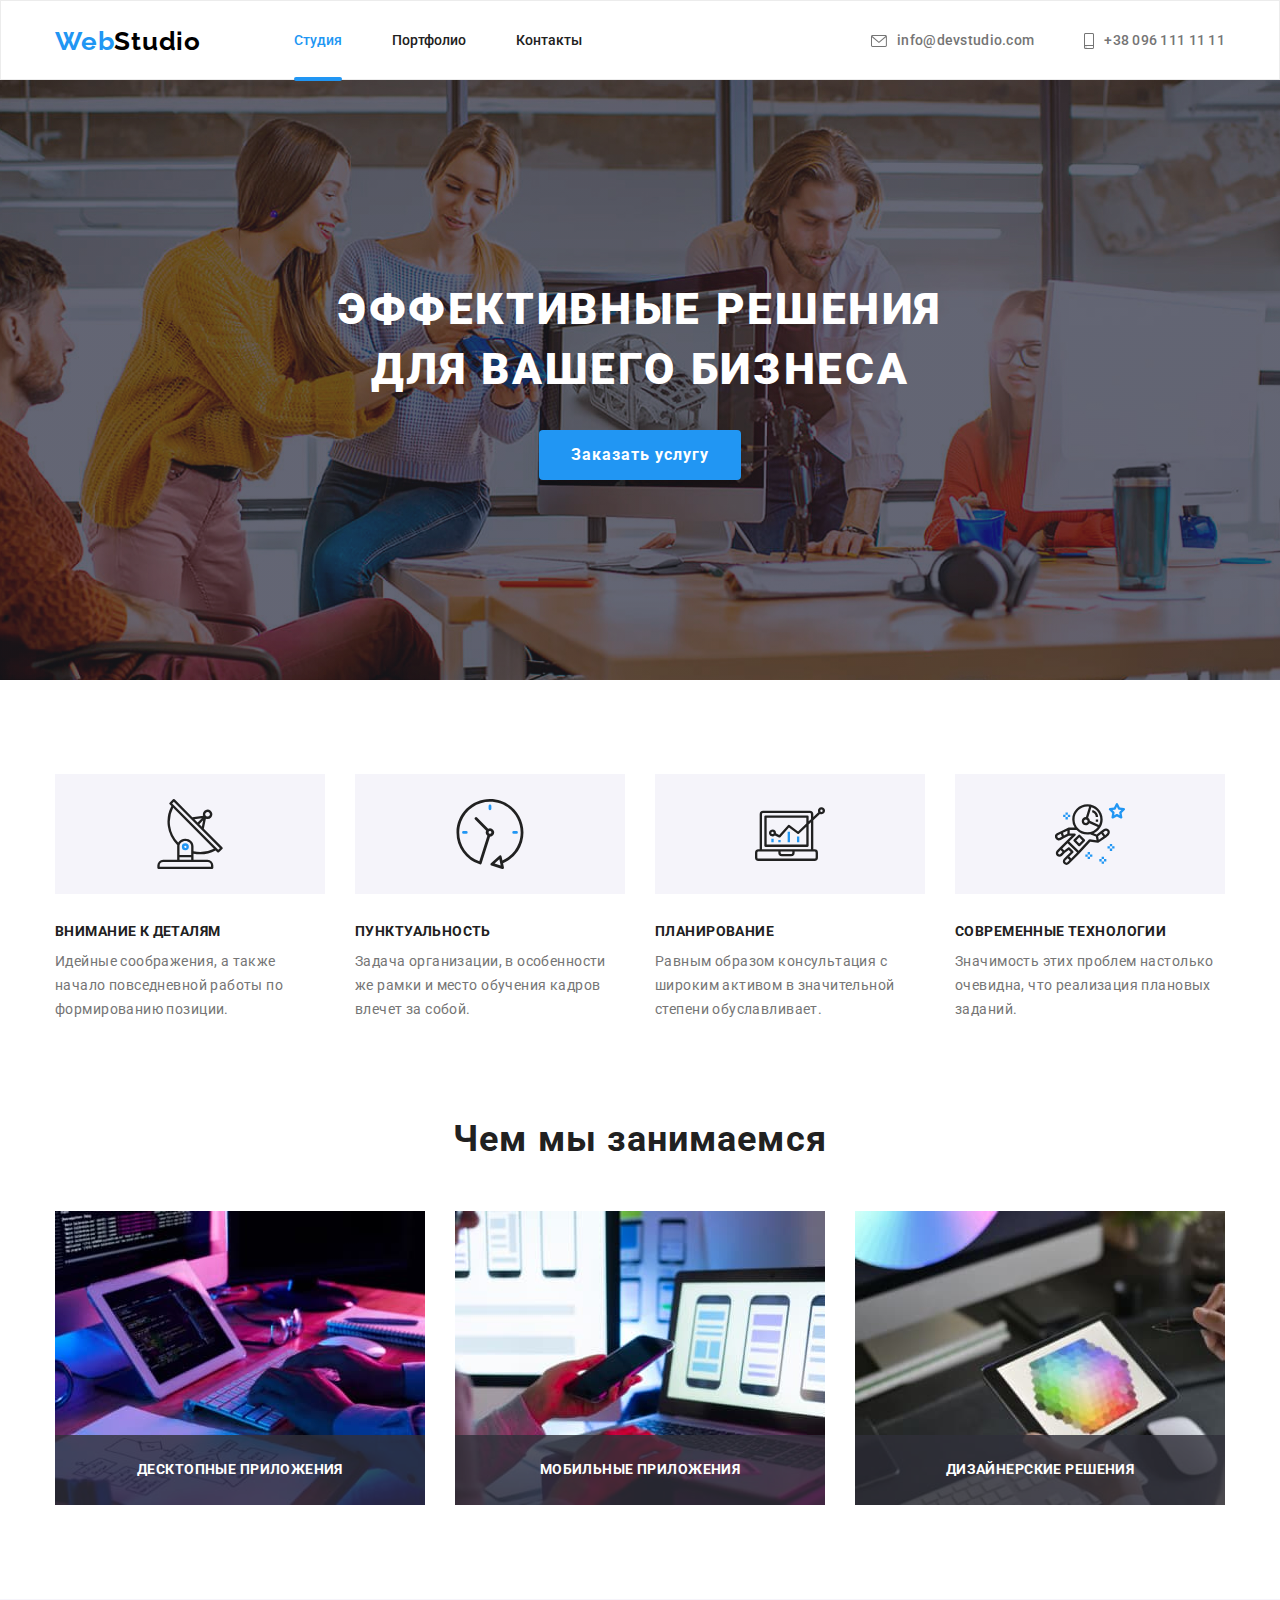
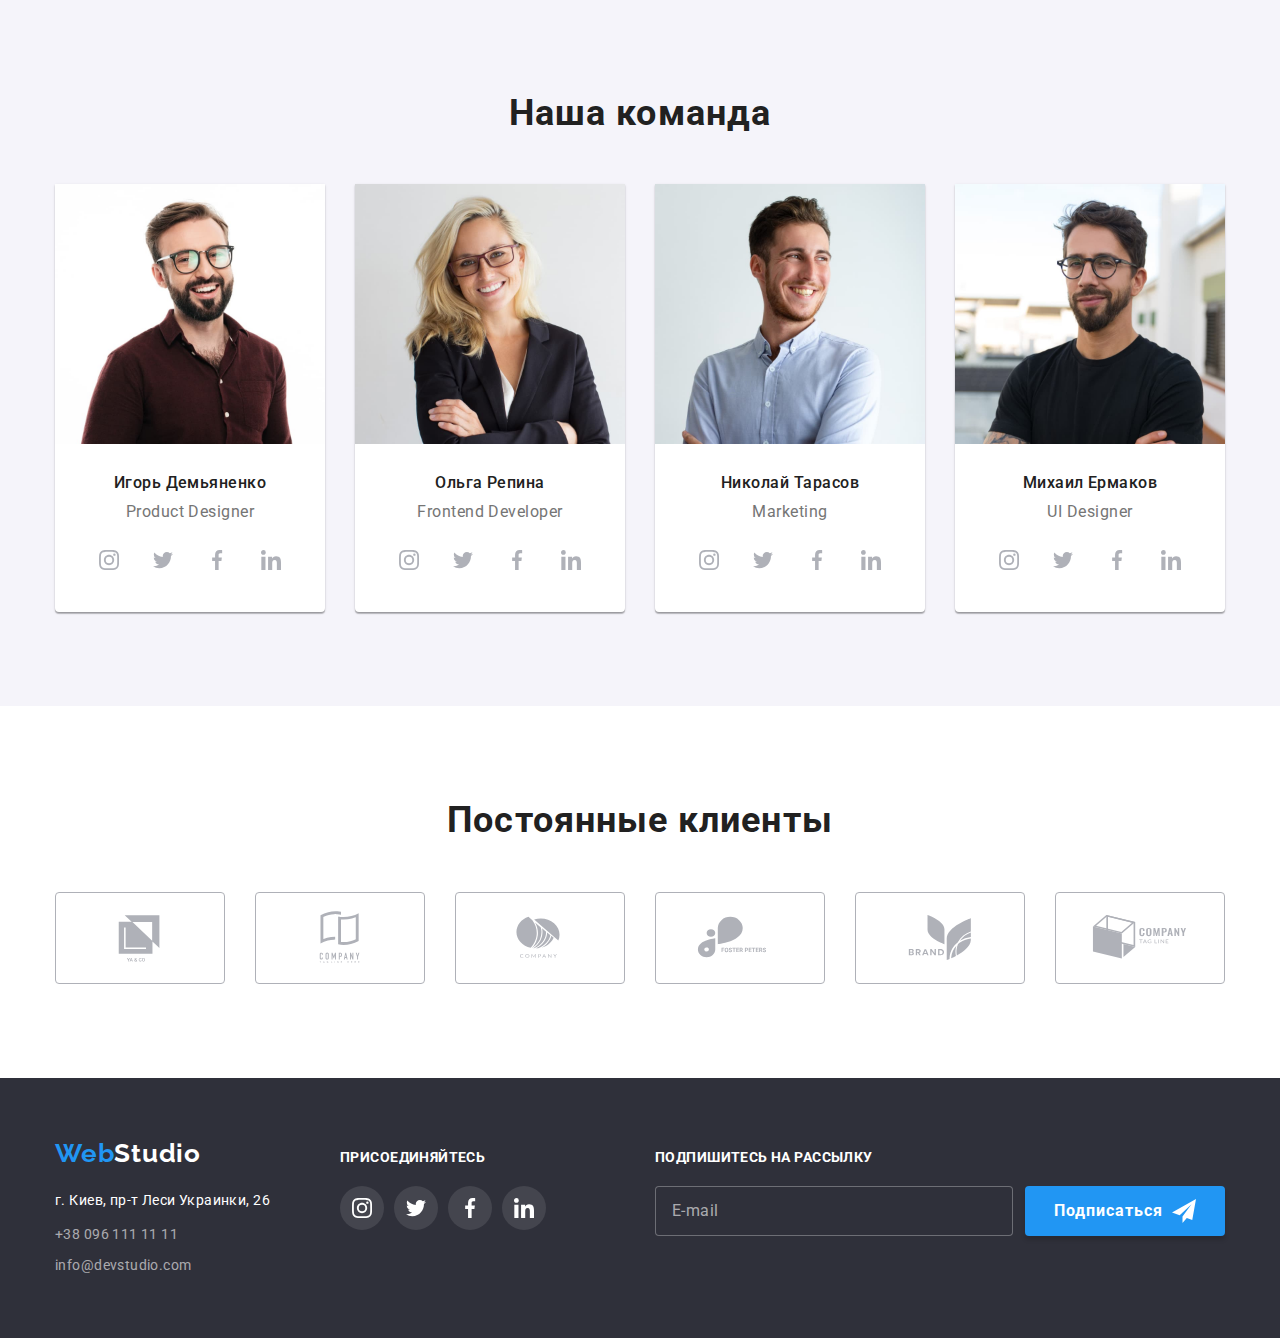
<file: index.html>
<!DOCTYPE html>
<html lang="ru">
<head>
    <meta charset="UTF-8">
    <meta http-equiv="X-UA-Compatible" content="IE=edge">
    <meta name="viewport" content="width=device-width, initial-scale=1.0">
    <link rel="preconnect" href="https://fonts.googleapis.com">
    <link rel="preconnect" href="https://fonts.gstatic.com" crossorigin>
    <link href="https://fonts.googleapis.com/css2?family=Raleway:wght@700&family=Roboto:wght@400;500;700;900&display=swap"
        rel="stylesheet">
    <link rel="stylesheet" href="./css/modern-normalize.css" />
    <link rel="stylesheet" href="./css/styles.css" />
    <title>Студия</title>
</head>
<body class="background">
    <header class="header">
        <div class="container header-container">
            <nav class="nav-container">
            <a href="./index.html" class="studio-name">Web<span class="second-logo-color-header">Studio</span></a>
            <ul class="header-links-container">
                <li class="header-links"><a class="link current" href="./index.html">Студия</a></li>
                <li class="header-links"><a class="link" href="./portfolio.html">Портфолио</a></li>
                <li class="header-links"><a class="link" href="">Контакты</a></li>
            </ul>
            </nav>
            <ul class="header-contacts-container">
                <li class="header-contacts-link"><a class="header-contacts" href="mailto:info@devstudio.com">
                    <svg class="header-contacts-icon" width="16" height="12">
                        <use href="./images/icons.svg#icon-mail"></use>
                    </svg>
                    info@devstudio.com</a></li>
                <li class="header-contacts-link"><a class="header-contacts" href="tel:+380961111111">
                    <svg class="header-contacts-icon" width="10" height="16">
                        <use href="./images/icons.svg#icon-smartphone"></use>
                    </svg>
                    +38 096 111 11 11</a></li>
            </ul>
        </div>
    </header>
    <main>
        <section class="hero-section">
            <div class="container">
                <h1 class="first-heading">Эффективные решения для вашего бизнеса</h1>
                <button class="main-btn" type="button" data-modal-open>Заказать услугу</button>
            </div>
        </section>
        <section class="section">
            <div class="container">
                <h2 class="hidding-text">Особенности</h2>
                <ul class="peculiarities-list">
                    <li class="peculiarities-container">
                        <div class="peculiarities-icon-container">
                            <svg class="peculiarities-icon" width="70" height="70">
                                <use href="./images/icons.svg#icon-antenna"></use>
                            </svg>
                        </div>
                        <h3 class="peculiarities-heading">Внимание к деталям</h3>
                        <p class="peculiarities-text">Идейные соображения, а также начало повседневной работы по формированию позиции.</p>
                    </li>
                    <li class="peculiarities-container">
                        <div class="peculiarities-icon-container">
                            <svg class="peculiarities-icon" width="70" height="70">
                                <use href="./images/icons.svg#icon-clock"></use>
                            </svg>
                        </div>
                        <h3 class="peculiarities-heading">Пунктуальность</h3>
                        <p class="peculiarities-text">Задача организации, в особенности же рамки и место обучения кадров влечет за собой.</p>
                    </li>
                    <li class="peculiarities-container">
                        <div class="peculiarities-icon-container">
                            <svg class="peculiarities-icon" width="70" height="70">
                                <use href="./images/icons.svg#icon-diagram"></use>
                            </svg>
                        </div>
                        <h3 class="peculiarities-heading">Планирование</h3>
                        <p class="peculiarities-text">Равным образом консультация с широким активом в значительной степени обуславливает.</p>
                    </li>
                    <li class="peculiarities-container">
                        <div class="peculiarities-icon-container">
                            <svg class="peculiarities-icon" width="70" height="70">
                                <use href="./images/icons.svg#icon-astronaut"></use>
                            </svg>
                        </div>
                        <h3 class="peculiarities-heading">Современные технологии</h3>
                        <p class="peculiarities-text">Значимость этих проблем настолько очевидна, что реализация плановых заданий.</p>
                    </li>
                </ul>
            </div>
        </section>
        <section class="section">
            <div class="container">
                <h2 class="our-worcks-main-heading">Чем мы занимаемся</h2>
                <ul class="our-worcks-list">
                    <li class="our-worcks-container"><img src="./images/box1_img.jpg" alt="человек набирает текст на клавиатуре сидя перед планшетом" width="370">
                    <div class="our-worcks-bg">
                    <h3 class="our-worcks-heading">Десктопные приложения</h3>
                    </div>
                    </li>
                    <li class="our-worcks-container"><img src="./images/box2_img.jpg" alt="человек сидит перед ноутбуком и смотрит в телефон" width="370">
                    <div class="our-worcks-bg">
                    <h3 class="our-worcks-heading">Мобильные приложения</h3>
                    </div>
                    </li>
                    <li class="our-worcks-container"><img src="./images/box3_img.jpg" alt="человек выбирает стилусом грандиент цветов на планшете" width="370">
                    <div class="our-worcks-bg">
                    <h3 class="our-worcks-heading">Дизайнерские решения</h3>
                    </div>
                    </li>
                </ul>
            </div>
        </section>
        <section class="team-section section">
            <div class="container">
                <h2 class="our-team-heading">Наша команда</h2>
                <ul class="our-team-list">
                    <li class="team-member-cart">
                        <img src="./images/demyanenko.jpg" alt="фото сотрудника Игоря Демьяненка" width="270">
                        <div class="team-member-text">
                            <h3 class="team-member-name">Игорь Демьяненко</h3>
                            <p lang="en" class="position">Product Designer</p>
                            <ul class="team-social-list">
                                <li class="team-social-item">
                                    <a href="" class="team-social-link">
                                        <svg class="team-social-icon" width="20" height="20">
                                        <use href="./images/icons.svg#icon-instagram"></use>
                                        </svg>
                                    </a>
                                </li>
                                <li class="team-social-item">
                                    <a href="" class="team-social-link">
                                        <svg class="team-social-icon" width="20" height="20">
                                        <use href="./images/icons.svg#icon-twitter"></use>
                                        </svg>
                                    </a>
                                </li>
                                <li class="team-social-item">
                                    <a href="" class="team-social-link">
                                        <svg class="team-social-icon" width="20" height="20">
                                        <use href="./images/icons.svg#icon-facebook"></use>
                                        </svg>
                                    </a>
                                </li>
                                <li class="team-social-item">
                                    <a href="" class="team-social-link">
                                        <svg class="team-social-icon" width="20" height="20">
                                        <use href="./images/icons.svg#icon-linkedin"></use>
                                        </svg>
                                    </a>
                                </li>
                            </ul>
                        </div>
                    </li>
                    <li class="team-member-cart">
                        <img src="./images/repina.jpg" alt="фото сотрудницы Ольги Репины" width="270">
                        <div class="team-member-text">
                            <h3 class="team-member-name">Ольга Репина</h3>
                            <p lang="en" class="position">Frontend Developer</p>
                            <ul class="team-social-list">
                                <li class="team-social-item">
                                    <a href="" class="team-social-link">
                                        <svg class="team-social-icon" width="20" height="20">
                                        <use href="./images/icons.svg#icon-instagram"></use>
                                        </svg>
                                    </a>
                                </li>
                                <li class="team-social-item">
                                    <a href="" class="team-social-link">
                                        <svg class="team-social-icon" width="20" height="20">
                                        <use href="./images/icons.svg#icon-twitter"></use>
                                        </svg>
                                    </a>
                                </li>
                                <li class="team-social-item">
                                    <a href="" class="team-social-link">
                                        <svg class="team-social-icon" width="20" height="20">
                                        <use href="./images/icons.svg#icon-facebook"></use>
                                        </svg>
                                    </a>
                                </li>
                                <li class="team-social-item">
                                    <a href="" class="team-social-link">
                                        <svg class="team-social-icon" width="20" height="20">
                                        <use href="./images/icons.svg#icon-linkedin"></use>
                                        </svg>
                                    </a>
                                </li>
                            </ul>
                        </div>
                    </li>
                    <li class="team-member-cart">
                        <img src="./images/tarasov.jpg" alt="фото сотрудника Николая Тарасова" width="270">
                        <div class="team-member-text">
                            <h3 class="team-member-name">Николай Тарасов</h3>
                            <p lang="en" class="position">Marketing</p>
                            <ul class="team-social-list">
                                <li class="team-social-item">
                                    <a href="" class="team-social-link">
                                        <svg class="team-social-icon" width="20" height="20">
                                        <use href="./images/icons.svg#icon-instagram"></use>
                                        </svg>
                                    </a>
                                </li>
                                <li class="team-social-item">
                                    <a href="" class="team-social-link">
                                        <svg class="team-social-icon" width="20" height="20">
                                        <use href="./images/icons.svg#icon-twitter"></use>
                                        </svg>
                                    </a>
                                </li>
                                <li class="team-social-item">
                                    <a href="" class="team-social-link">
                                        <svg class="team-social-icon" width="20" height="20">
                                        <use href="./images/icons.svg#icon-facebook"></use>
                                        </svg>
                                    </a>
                                </li>
                                <li class="team-social-item">
                                    <a href="" class="team-social-link">
                                        <svg class="team-social-icon" width="20" height="20">
                                        <use href="./images/icons.svg#icon-linkedin"></use>
                                        </svg>
                                    </a>
                                </li>
                            </ul>
                        </div>
                    </li>
                    <li class="team-member-cart">
                        <img src="./images/yermakov.jpg" alt="фото сотрудника Михаила Ермакова" width="270">
                        <div class="team-member-text">
                            <h3 class="team-member-name">Михаил Ермаков</h3>
                            <p lang="en" class="position">UI Designer</p>
                            <ul class="team-social-list">
                                <li class="team-social-item">
                                    <a href="" class="team-social-link">
                                        <svg class="team-social-icon" width="20" height="20">
                                        <use href="./images/icons.svg#icon-instagram"></use>
                                        </svg>
                                    </a>
                                </li>
                                <li class="team-social-item">
                                    <a href="" class="team-social-link">
                                        <svg class="team-social-icon" width="20" height="20">
                                        <use href="./images/icons.svg#icon-twitter"></use>
                                        </svg>
                                    </a>
                                </li>
                                <li class="team-social-item">
                                    <a href="" class="team-social-link">
                                        <svg class="team-social-icon" width="20" height="20">
                                        <use href="./images/icons.svg#icon-facebook"></use>
                                        </svg>
                                    </a>
                                </li>
                                <li class="team-social-item">
                                    <a href="" class="team-social-link">
                                        <svg class="team-social-icon" width="20" height="20">
                                        <use href="./images/icons.svg#icon-linkedin"></use>
                                        </svg>
                                    </a>
                                </li>
                            </ul>
                        </div>
                    </li>
                </ul>
            </div>
        </section>
        <section class="section">
            <div class="container">
                <h2 class="clients-heading">Постоянные клиенты</h2>
                <ul class="clients-list">
                    <li class="clients-item">
                        <a href="" class="clients-link">
                            <svg class="clients-icon" width="106" height="60">
                                <use href="./images/icons.svg#icon-client-logo-1"></use>

                            </svg>
                        </a>
                    </li>
                    <li class="clients-item">
                        <a href="" class="clients-link">
                            <svg class="clients-icon" width="106" height="60">
                                <use href="./images/icons.svg#icon-client-logo-2"></use>

                            </svg>
                        </a>
                    </li>
                    <li class="clients-item">
                        <a href="" class="clients-link">
                            <svg class="clients-icon" width="106" height="60">
                                <use href="./images/icons.svg#icon-client-logo-3"></use>

                            </svg>
                        </a>
                    </li>
                    <li class="clients-item">
                        <a href="" class="clients-link">
                            <svg class="clients-icon" width="106" height="60">
                                <use href="./images/icons.svg#icon-client-logo-4"></use>

                            </svg>
                        </a>
                    </li>
                    <li class="clients-item">
                        <a href="" class="clients-link">
                            <svg class="clients-icon" width="106" height="60">
                                <use href="./images/icons.svg#icon-client-logo-5"></use>

                            </svg>
                        </a>
                    </li>
                    <li class="clients-item">
                        <a href="" class="clients-link">
                            <svg class="clients-icon" width="106" height="60">
                                <use href="./images/icons.svg#icon-client-logo-6"></use>

                            </svg>
                        </a>
                    </li>
                </ul>
            </div>
        </section>
    </main>
    <footer class="footer-section">
        <div class="container footer-container">
            <div class="adress-container">
                    <a href="./index.html" class="footer-studio-name">Web<span class="second-logo-color-footer">Studio</span></a>
                    <address>
                    <ul class="footer-list">
                        <li class="studio-adress">г. Киев, пр-т Леси Украинки, 26</li>
                        <li class="footer-contacts"><a class="footer-contacts-link" href="tel:+380961111111">+38 096 111 11 11</a></li>
                        <li class="footer-contacts"><a class="footer-contacts-link" href="mailto:info@devstudio.com">info@devstudio.com</a></li>
                    </ul>
                </address>
                </div>
                <div class="footer-social-container">
                    <p class="footer-social-heading">Присоединяйтесь</p>
                        <ul class="footer-social-list">
                            <li class="footer-social-item">
                                <a href="" class="footer-social-link">
                                    <svg class="footer-social-icon" width="20" height="20">
                                        <use href="./images/icons.svg#icon-instagram"></use>
                                    </svg>
                                </a>
                            </li>
                            <li class="footer-social-item">
                                <a href="" class="footer-social-link">
                                    <svg class="footer-social-icon" width="20" height="20">
                                        <use href="./images/icons.svg#icon-twitter"></use>
                                    </svg>
                                </a>
                            </li>
                            <li class="footer-social-item">
                                <a href="" class="footer-social-link">
                                    <svg class="footer-social-icon" width="20" height="20">
                                        <use href="./images/icons.svg#icon-facebook"></use>
                                    </svg>
                                </a>
                            </li>
                            <li class="footer-social-item">
                                <a href="" class="footer-social-link">
                                    <svg class="footer-social-icon" width="20" height="20">
                                        <use href="./images/icons.svg#icon-linkedin"></use>
                                    </svg>
                                </a>
                            </li>
                        </ul>
                </div>
                <div class="mailing-container">
                    <p class="mailing-text">
                        Подпишитесь на рассылку
                    </p>
                    <form action="#" name="signup-form" autocomplete="on" class="mailing-form">
                        <input class="email-input" type="email" name="email" placeholder="E-mail">
                        <button type="submit" class="submit-button">Подписаться
                            <svg class="send-icon" width="24" height="24">
                                <use href="./images/icons.svg#icon-send"></use>
                            </svg>
                        </button>
                    </form>
                </div>
            </div>
    </footer>
        <div class="backdrop is-hidden" data-modal>
        <div class="modal">
            <button type="button" class="modal-close" data-modal-close>
                <svg class="close-icon" width="18" height="18">
                    <use href="./images/icons.svg#icon-modal-close"></use>
                </svg>
            </button>
            <p class="modal-title">Оставьте свои данные, мы вам перезвоним</p>
            <form action="#" class="modal-form">
                <label for="user-name" class="modal-lable">Имя</label>
                <div class="modal-input-container">
                    <input type="text" name="name" id="user-name" class="modal-input">
                    <svg class="modal-input-icon" width="18" height="18">
                        <use href="./images/icons.svg#icon-person"></use>
                    </svg>
                </div>
                <label for="user-tel" class="modal-lable">Телефон</label>
                <div class="modal-input-container">
                    <input type="tel" name="tel" id="user-tel" class="modal-input" required>
                    <svg class="modal-input-icon" width="18" height="18">
                        <use href="./images/icons.svg#icon-phone"></use>
                    </svg>
                </div>
                <label for="user-email" class="modal-lable">Почта</label>
                <div class="modal-input-container">
                    <input type="email" name="email" id="user-email" class="modal-input" required>
                    <svg class="modal-input-icon" width="18" height="18">
                        <use href="./images/icons.svg#icon-email"></use>
                    </svg>
                </div>
                <label for="modal-textarea" class="modal-lable">Комментарий</label>
                <textarea name="feedback" rows="5" id="modal-textarea" placeholder="Введите текст" class="modal-textarea"></textarea>
                <div class="modal-form-field">
                    <input type="checkbox" name="policy" id="modal-check" class="modal-check visually-hidden">
                    <label for="modal-check" class="label-check-text">Соглашаюсь с рассылкой и принимаю&nbsp;<a href="" class="form-field-link">Условия договора</a></label>
                </div>
                <button type="submit" class="main-btn modal-btn">Отправить</button>
            </form>
        </div>
    </div>
    <script src="./js/modal.js"></script>
</body>
</html>
</file>
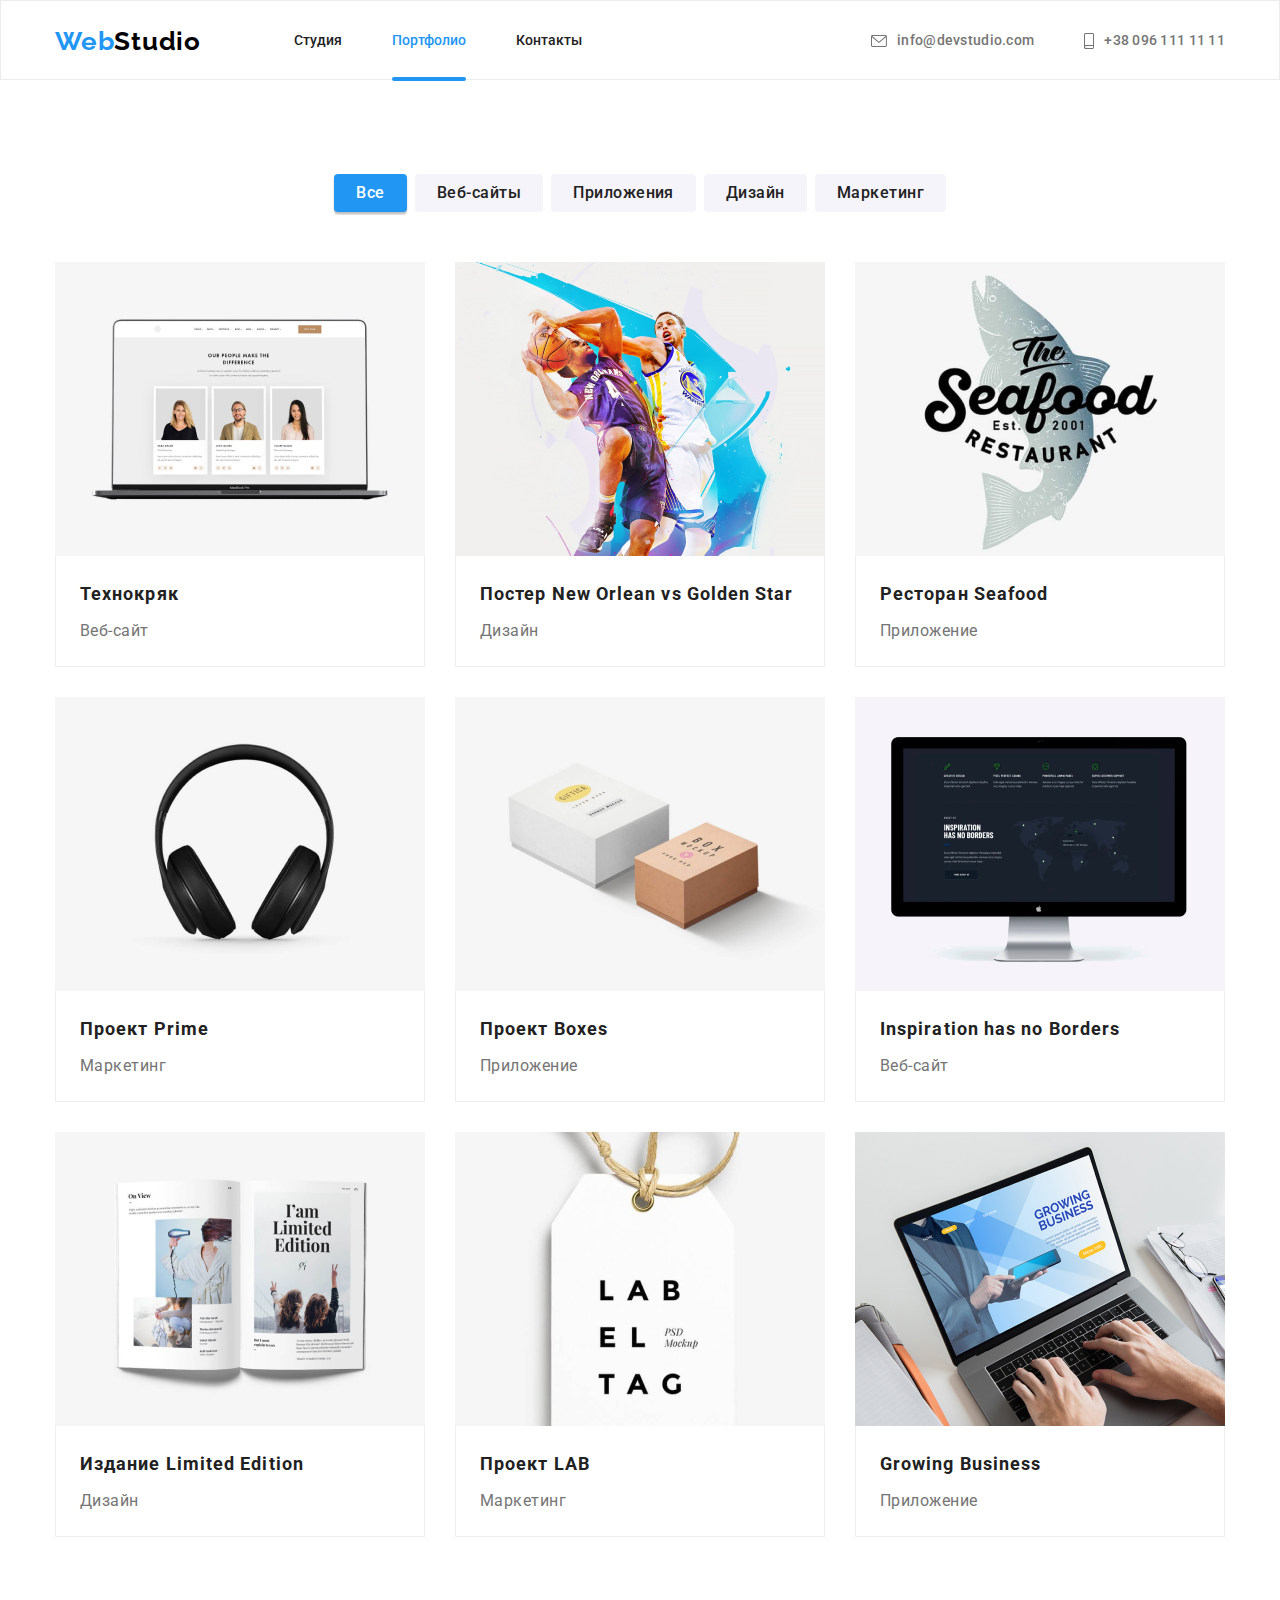
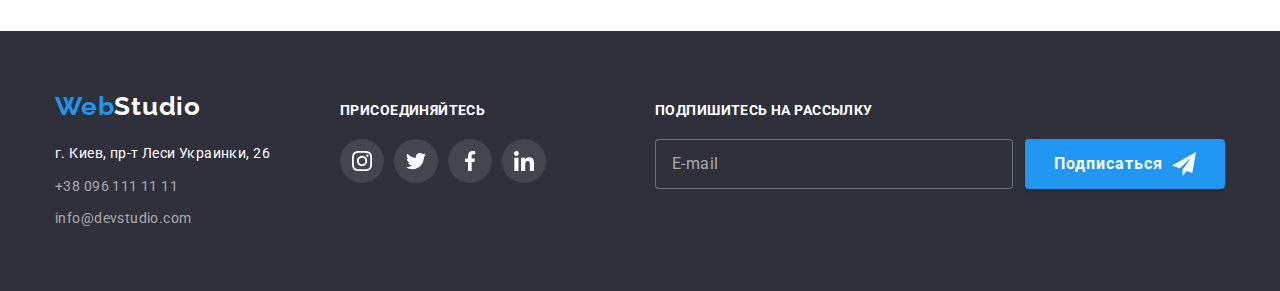
<file: portfolio.html>
<!DOCTYPE html>
<html lang="ru">
<head>
    <meta charset="UTF-8">
    <meta http-equiv="X-UA-Compatible" content="IE=edge">
    <meta name="viewport" content="width=device-width, initial-scale=1.0">
    <link rel="preconnect" href="https://fonts.googleapis.com">
    <link rel="preconnect" href="https://fonts.gstatic.com" crossorigin>
    <link href="https://fonts.googleapis.com/css2?family=Raleway:wght@700&family=Roboto:wght@400;500;700;900&display=swap"
        rel="stylesheet">
    <link rel="stylesheet" href="./css/modern-normalize.css" />
    <link rel="stylesheet" href="./css/styles.css" />
    <title>Портфолио</title>
</head>
<body class="background">
    <header class="header">
        <div class="container header-container">
            <nav class="nav-container">
                <a href="./index.html" class="studio-name">Web<span class="second-logo-color-header">Studio</span></a>
                <ul class="header-links-container">
                    <li class="header-links"><a class="link" href="./index.html">Студия</a></li>
                    <li class="header-links"><a class="link current" href="./portfolio.html">Портфолио</a></li>
                    <li class="header-links"><a class="link" href="">Контакты</a></li>
                </ul>
            </nav>
            <ul class="header-contacts-container">
                <li class="header-contacts-link"><a class="header-contacts" href="mailto:info@devstudio.com">
                        <svg class="header-contacts-icon" width="16" height="12">
                            <use href="./images/icons.svg#icon-mail"></use>
                        </svg>
                        info@devstudio.com</a></li>
                <li class="header-contacts-link"><a class="header-contacts" href="tel:+380961111111">
                        <svg class="header-contacts-icon" width="10" height="16">
                            <use href="./images/icons.svg#icon-smartphone"></use>
                        </svg>
                        +38 096 111 11 11</a></li>
            </ul>
        </div>
    </header>
    <main>
        <section class="section">
            <div class="container">
                <h1 class="hidding-text">Портфолио</h1>
                <ul class="portfolio-button-container">
                    <li class="portfolio-filter"><button class="portfolio-button current" type="button">Все</button></li>
                    <li class="portfolio-filter"><button class="portfolio-button" type="button">Веб-сайты</button></li>
                    <li class="portfolio-filter"><button class="portfolio-button" type="button">Приложения</button></li>
                    <li class="portfolio-filter"><button class="portfolio-button" type="button">Дизайн</button></li>
                    <li class="portfolio-filter"><button class="portfolio-button" type="button">Маркетинг</button></li>
                </ul>
                
                <ul class="project-list">
                    <li class="project">
                        <a href="" class="project-link">
                            <div class="project-cart-top">
                                <img src="./images/group_1.jpg" alt="" width="370">
                                <p class="project-cart-text">Технокряк это современная площадка распространения коронавируса. Компании используют эту платформу для цифрового
                                шпионажа и атак на защищённые сервера конкурентов.</p>
                                </div>
                                <div class="project-cart-bottom"> 
                                <h2 class="project-name">Технокряк</h2>
                                <p class="project-text">Веб-сайт</p>
                            </div>
                        </a>
                    </li>
                    <li class="project">
                        <a href="" class="project-link">
                            <div class="project-cart-top">
                        <img src="./images/group_2.jpg" alt="" width="370">
                            <p class="project-cart-text">Технокряк это современная площадка распространения коронавируса. Компании используют эту платформу для цифрового
                                шпионажа и атак на защищённые сервера конкурентов.</p>
                        </div>
                        <div class="project-cart-bottom"> 
                            <h2 class="project-name">Постер <span lang="en">New Orlean vs Golden Star</span></h2>
                            <p class="project-text">Дизайн</p>
                        
                        </div>
                        </a>
                    </li>
                    <li class="project">
                        <a href="" class="project-link">
                            <div class="project-cart-top">
                        <img src="./images/group_3.jpg" alt="" width="370">
                            <p class="project-cart-text">Технокряк это современная площадка распространения коронавируса. Компании используют эту платформу для цифрового
                                шпионажа и атак на защищённые сервера конкурентов.</p>
                        </div>
                        <div class="project-cart-bottom"> 
                            <h2 class="project-name">Ресторан <span lang="en">Seafood</span></h2>
                            <p class="project-text">Приложение</p>
                        
                        </div>
                        </a>
                    </li>
                    <li class="project">
                        <a href="" class="project-link">
                            <div class="project-cart-top">
                        <img src="./images/group_4.jpg" alt="" width="370">
                            <p class="project-cart-text">Технокряк это современная площадка распространения коронавируса. Компании используют эту платформу для цифрового
                                шпионажа и атак на защищённые сервера конкурентов.</p>
                        </div>
                        <div class="project-cart-bottom"> 
                            <h2 class="project-name">Проект <span lang="en">Prime</span></h2>
                            <p class="project-text">Маркетинг</p>
                        
                        </div>
                        </a>
                    </li>
                    <li class="project">
                        <a href="" class="project-link">
                            <div class="project-cart-top">
                        <img src="./images/group_5.jpg" alt="" width="370">
                            <p class="project-cart-text">Технокряк это современная площадка распространения коронавируса. Компании используют эту платформу для цифрового
                                шпионажа и атак на защищённые сервера конкурентов.</p>
                        </div>
                        <div class="project-cart-bottom"> 
                            <h2 class="project-name">Проект <span lang="en">Boxes</span></h2>
                            <p class="project-text">Приложение</p>
                        
                        </div>
                        </a>
                    </li>
                    <li class="project">
                        <a href="" class="project-link">
                            <div class="project-cart-top">
                        <img src="./images/group_6.jpg" alt="" width="370">
                            <p class="project-cart-text">Технокряк это современная площадка распространения коронавируса. Компании используют эту платформу для цифрового
                                шпионажа и атак на защищённые сервера конкурентов.</p>
                        </div>
                        <div class="project-cart-bottom"> 
                            <h2 class="project-name" lang="en">Inspiration has no Borders</h2>
                            <p class="project-text">Веб-сайт</p>
                        
                        </div>
                        </a>
                    </li>
                    <li class="project">
                        <a href="" class="project-link">
                            <div class="project-cart-top">
                        <img src="./images/group_7.jpg" alt="" width="370">
                            <p class="project-cart-text">Технокряк это современная площадка распространения коронавируса. Компании используют эту платформу для цифрового
                                шпионажа и атак на защищённые сервера конкурентов.</p>
                        </div>
                        <div class="project-cart-bottom"> 
                            <h2 class="project-name">Издание <span lang="en">Limited Edition</span></h2>
                            <p class="project-text">Дизайн</p>
                        
                        </div>
                        </a>
                    </li>
                    <li class="project">
                        <a href="" class="project-link">
                            <div class="project-cart-top">
                        <img src="./images/group_8.jpg" alt="" width="370">
                            <p class="project-cart-text">Технокряк это современная площадка распространения коронавируса. Компании используют эту платформу для цифрового
                                шпионажа и атак на защищённые сервера конкурентов.</p>
                        </div>
                        <div class="project-cart-bottom"> 
                            <h2 class="project-name">Проект <span lang="en">LAB</span></h2>
                            <p class="project-text">Маркетинг</p>
                        
                        </div>
                        </a>
                    </li>
                    <li class="project">
                        <a href="" class="project-link">
                            <div class="project-cart-top">
                        <img src="./images/group_9.jpg" alt="" width="370">
                            <p class="project-cart-text">Технокряк это современная площадка распространения коронавируса. Компании используют эту платформу для цифрового
                                шпионажа и атак на защищённые сервера конкурентов.</p>
                        </div>
                        <div class="project-cart-bottom"> 
                            <h2 class="project-name" lang="en">Growing Business</h2>
                            <p class="project-text">Приложение</p>
                        
                        </div>
                        </a>
                    </li>
                </ul>
            </div>
        </section>

    </main>
    <footer class="footer-section">
        <div class="container footer-container">
            <div class="adress-container">
                <a href="./index.html" class="footer-studio-name">Web<span
                        class="second-logo-color-footer">Studio</span></a>
                <address>
                    <ul class="footer-list">
                        <li class="studio-adress">г. Киев, пр-т Леси Украинки, 26</li>
                        <li class="footer-contacts"><a class="footer-contacts-link" href="tel:+380961111111">+38 096 111 11
                                11</a></li>
                        <li class="footer-contacts"><a class="footer-contacts-link"
                                href="mailto:info@devstudio.com">info@devstudio.com</a></li>
                    </ul>
                </address>
            </div>
            <div class="footer-social-container">
                <p class="footer-social-heading">Присоединяйтесь</p>
                <ul class="footer-social-list">
                    <li class="footer-social-item">
                        <a href="" class="footer-social-link">
                            <svg class="footer-social-icon" width="20" height="20">
                                <use href="./images/icons.svg#icon-instagram"></use>
                            </svg>
                        </a>
                    </li>
                    <li class="footer-social-item">
                        <a href="" class="footer-social-link">
                            <svg class="footer-social-icon" width="20" height="20">
                                <use href="./images/icons.svg#icon-twitter"></use>
                            </svg>
                        </a>
                    </li>
                    <li class="footer-social-item">
                        <a href="" class="footer-social-link">
                            <svg class="footer-social-icon" width="20" height="20">
                                <use href="./images/icons.svg#icon-facebook"></use>
                            </svg>
                        </a>
                    </li>
                    <li class="footer-social-item">
                        <a href="" class="footer-social-link">
                            <svg class="footer-social-icon" width="20" height="20">
                                <use href="./images/icons.svg#icon-linkedin"></use>
                            </svg>
                        </a>
                    </li>
                </ul>
            </div>
            <div class="mailing-container">
                <p class="mailing-text">
                    Подпишитесь на рассылку
                </p>
                <form action="#" name="signup-form" autocomplete="on" class="mailing-form">
                    <input class="email-input" type="email" name="email" placeholder="E-mail">
                    <button type="submit" class="submit-button">Подписаться
                        <svg class="send-icon" width="24" height="24">
                            <use href="./images/icons.svg#icon-send"></use>
                        </svg>
                    </button>
                </form>
            </div>
        </div>
    </footer>
</body>
</html>
</file>
<file: css/styles.css>
:root {
  --studio-color: #2196f3;
  --second-studio-color: #212121;
  --third-studio-color: #757575;
  --main-background-color: #ffffff;
  --first-logo-color: #ffffff;
  --second-logo-color: #000000;
  --main-heading-color: #ffffff;
  --active-text-color: #ffffff;
  --second-background-color: #f5f4fa;
  --third-background-color: #2f303a;
  --footer-contacts-color: rgba(255, 255, 255, 0.6);
  --border-color: #ececec;
  --portfolio-border-color: #eeeeee;
  --animation-speed: 250ms;
  --animation-cubic: var(--animation-speed) cubic-bezier(0.4, 0, 0.2, 1);
}

h1,
h2,
h3,
h4,
h5,
h6,
p {
  margin: 0;
}

ul {
  margin: 0;
  padding: 0;
}

body {
  font-family: 'Roboto', sans-serif;
  background-color: var(--main-background-color);
  color: var(--third-studio-color);
}
/* HEADER */

.container {
  width: 1200px;
  padding: 0 15px;
  margin: 0 auto;
}

.header {
  border: 1px solid var(--border-color);
  height: 80px;
}

.second-logo-color-header {
  color: var(--second-logo-color);
}

.header-contacts {
  font-weight: 500;
  font-size: 14px;
  line-height: 1.14;
  letter-spacing: 0.02em;
  color: var(--third-studio-color);
  text-decoration: none;
  padding-bottom: 32px;
  padding-top: 32px;
  display: flex;
  justify-content: center;
  align-items: center;
  transition: color var(--animation-cubic);
}

.header-contacts-icon {
  fill: currentColor;
  margin-right: 10px;
}

.header-contacts:hover,
.header-contacts:focus {
  color: var(--studio-color);
}

.header-container {
  display: flex;
  align-items: center;
  justify-content: space-between;
}

.nav-container {
  display: flex;
  align-items: center;
}

.header-links-container {
  list-style-type: none;
  display: flex;
  justify-content: center;
}

.header-contacts-container {
  list-style-type: none;
  display: flex;
  justify-content: center;
}

.link.current {
  color: var(--studio-color);
  position: relative;
}

.link.current::after {
  content: '';
  width: 100%;
  height: 4px;
  border-radius: 2px;
  background-color: var(--studio-color);
  position: absolute;
  left: 0;
  bottom: 0;
}

.header-links {
  margin-right: 50px;
}

.header-links:last-child {
  margin-right: 0px;
}

.header-contacts-link {
  margin-left: 50px;
}

.header-contacts-link:first-child {
  margin-left: 0px;
}

.studio-name {
  font-family: Raleway, sans-serif;
  font-weight: bold;
  font-size: 26px;
  line-height: 1.19;
  text-decoration: none;
  letter-spacing: 0.03em;
  color: var(--studio-color);
  margin-right: 93px;
  padding-bottom: 24px;
  padding-top: 24px;
}

.second-logo-color-footer {
  color: var(--first-logo-color);
}

.link {
  font-weight: 500;
  font-size: 14px;
  line-height: 1.14;
  list-style-type: none;
  text-decoration: none;
  color: var(--second-studio-color);
  padding-bottom: 32px;
  padding-top: 32px;
  display: flex;
  transition: color var(--animation-cubic);
}

.link:hover,
.link:focus {
  color: var(--studio-color);
}

/* HERO */

.first-heading {
  font-style: normal;
  font-weight: 900;
  font-size: 44px;
  line-height: 1.36;
  text-align: center;
  letter-spacing: 0.06em;
  text-transform: uppercase;
  color: var(--main-heading-color);
  width: 696px;
  min-height: 120px;
  margin: 0px auto 30px auto;
}

.main-btn {
  background-color: var(--studio-color);
  font-family: Roboto;
  box-shadow: 0px 4px 4px rgba(0, 0, 0, 0.15);
  font-style: normal;
  font-weight: bold;
  font-size: 16px;
  line-height: 1.87;
  display: flex;
  align-items: center;
  text-align: center;
  letter-spacing: 0.06em;
  color: var(--active-text-color);
  cursor: pointer;
  border: 0;
  border-radius: 4px;
  margin: 0 auto;
  padding: 10px 32px;
  min-width: 200;
  height: 50;
  transition: background-color var(--animation-cubic);
}

.main-btn:hover,
.main-btn:focus {
  background-color: #188ce8;
}

.hero-section {
  display: flex;
  max-width: 1600px;
  margin: 0 auto;
  background-color: var(--third-background-color);
  padding-bottom: 200px;
  padding-top: 200px;
  background-image: linear-gradient(to right, #2f303a66, #2f303a66), url(../images/hero-img.jpg);
  background-repeat: no-repeat;
  background-position: center;
  background-size: cover;
}

/* PRECULIARITIES */

.hidding-text {
  display: none;
}

.peculiarities-heading {
  font-style: normal;
  font-weight: bold;
  font-size: 14px;
  line-height: 1.14;
  letter-spacing: 0.03em;
  text-transform: uppercase;
  color: var(--second-studio-color);
  margin-bottom: 10px;
  height: 16px;
}

.peculiarities-text {
  font-size: 14px;
  line-height: 1.71;
  letter-spacing: 0.03em;
  height: 75px;
}

.peculiarities-container {
  margin-right: 30px;
  width: 270px;
}

.peculiarities-icon-container {
  display: flex;
  width: 270px;
  height: 120px;
  background-color: var(--second-background-color);
  margin-bottom: 30px;
  align-items: center;
  justify-content: center;
}

.peculiarities-container:last-child {
  margin-right: 0;
}

.peculiarities-list {
  list-style-type: none;
  display: flex;
}

/* OUR WORCKS */

.our-worcks-main-heading {
  font-style: normal;
  font-weight: bold;
  font-size: 36px;
  line-height: 1.16;
  text-align: center;
  letter-spacing: 0.03em;
  color: var(--second-studio-color);
  margin-bottom: 50px;
}

.our-worcks-list {
  list-style-type: none;
  display: flex;
  justify-content: space-between;
}

.our-worcks-container {
  margin-right: 30px;
  position: relative;
}

.our-worcks-container:last-child {
  margin-right: 0px;
}

.our-worcks-bg {
  display: flex;
  justify-content: center;
  position: absolute;
  width: 100%;
  height: 70px;
  background-color: rgba(47, 48, 58, 0.8);
  left: 0;
  bottom: 0;
}

.our-worcks-heading {
  display: flex;
  align-items: center;
  font-style: normal;
  font-weight: bold;
  font-size: 14px;
  line-height: 1.14;
  letter-spacing: 0.03em;
  text-transform: uppercase;
  color: var(--main-heading-color);
}

/* OUR TEAM */
.team-section {
  background-color: var(--second-background-color);
}

.our-team-heading,
.clients-heading {
  font-style: normal;
  font-weight: bold;
  font-size: 36px;
  line-height: 1.16;
  text-align: center;
  letter-spacing: 0.03em;
  color: var(--second-studio-color);
  margin-bottom: 50px;
}

.our-team-list {
  list-style-type: none;
  display: flex;
  text-align: center;
}

.team-member-name {
  font-style: normal;
  font-weight: 500;
  font-size: 16px;
  line-height: 1.18;
  letter-spacing: 0.03em;
  color: var(--second-studio-color);
  margin-bottom: 10px;
}

.team-member-text {
  padding: 30px 32px;
}

.position {
  font-weight: normal;
  font-size: 16px;
  line-height: 1.18;
  letter-spacing: 0.03em;
  margin-bottom: 16px;
}

.team-social-list {
  display: flex;
  justify-content: center;
  list-style-type: none;
}

.team-social-item {
  width: 44px;
  height: 44px;
}

.team-social-link {
  width: 100%;
  height: 100%;
  border-radius: 50%;
  display: flex;
  align-items: center;
  justify-content: center;
  color: #afb1b8;
  transition: color var(--animation-cubic), background-color var(--animation-cubic);
}

.team-social-item:nth-child(-n + 3) {
  margin-right: 10px;
}

.team-social-icon {
  fill: currentColor;
}

.team-social-link:hover,
.team-social-link:focus {
  background-color: var(--studio-color);
  color: var(--main-background-color);
}

.team-member-cart {
  background-color: var(--main-background-color);
  margin-right: 30px;
  box-shadow: 0px 1px 3px rgba(0, 0, 0, 0.12), 0px 1px 1px rgba(0, 0, 0, 0.14),
    0px 2px 1px rgba(0, 0, 0, 0.2);
  border-radius: 0px 0px 4px 4px;
}

.team-member-cart:last-child {
  margin-right: 0px;
}

.clients-list {
  display: flex;
  list-style-type: none;
  justify-content: center;
}

.clients-item {
  width: 170px;
  height: 92px;
}

.clients-link {
  width: 100%;
  height: 100%;
  display: flex;
  align-items: center;
  justify-content: center;
  border-radius: 4px;
  border: 1px solid #afb1b8;
  color: #afb1b8;
  cursor: pointer;
  transition: border var(--animation-cubic), color var(--animation-cubic);
}

.clients-item:nth-child(-n + 5) {
  margin-right: 30px;
}

.clients-icon {
  fill: currentColor;
}

.clients-link:hover,
.clients-link:focus {
  color: var(--studio-color);
  border: 1px solid var(--studio-color);
}

/* FOOTER */
.footer-studio-name {
  font-family: Raleway, sans-serif;
  font-weight: bold;
  font-size: 26px;
  line-height: 1.19;
  text-decoration: none;
  letter-spacing: 0.03em;
  color: var(--studio-color);
  display: flex;
  margin-bottom: 20px;
}

.studio-adress {
  font-style: normal;
  font-weight: normal;
  font-size: 14px;
  line-height: 1.7;
  letter-spacing: 0.03em;
  color: var(--first-logo-color);
  margin-bottom: 10px;
}

.footer-contacts-link {
  font-style: normal;
  font-weight: normal;
  font-size: 14px;
  line-height: 1.7;
  letter-spacing: 0.03em;
  color: var(--footer-contacts-color);
  text-decoration: none;
  transition: color var(--animation-cubic);
}

.footer-contacts {
  margin-bottom: 8px;
}

.footer-contacts:last-child {
  margin-bottom: 0;
}

.footer-contacts-link:hover,
.footer-contacts-link:focus {
  color: var(--studio-color);
}

.footer-section {
  background-color: var(--third-background-color);
  padding: 60px 0 60px 0;
}

.footer-list {
  list-style-type: none;
}

.footer-container {
  display: flex;
  align-items: baseline;
}

.adress-container {
  margin-right: 70px;
}

.footer-social-heading {
  display: flex;
  font-style: normal;
  font-weight: bold;
  font-size: 14px;
  line-height: 1.14;
  letter-spacing: 0.03em;
  text-transform: uppercase;
  color: var(--main-heading-color);
  margin-bottom: 20px;
}

.footer-social-list {
  display: flex;
  justify-content: center;
  list-style-type: none;
}

.footer-social-item {
  width: 44px;
  height: 44px;
}

.footer-social-link {
  width: 100%;
  height: 100%;
  border-radius: 50%;
  display: flex;
  align-items: center;
  justify-content: center;
  background-color: #ffffff1a;
  transition: background-color var(--animation-cubic);
}

.footer-social-item:nth-child(-n + 3) {
  margin-right: 10px;
}

.footer-social-icon {
  fill: var(--main-background-color);
}

.footer-social-link:hover,
.footer-social-link:focus {
  background-color: var(--studio-color);
}

.mailing-container {
  width: 570px;
  height: 86px;
  margin: 0 0 0 auto;
}

.mailing-text {
  font-style: normal;
  font-weight: bold;
  font-size: 14px;
  line-height: 1.14;
  letter-spacing: 0.03em;
  text-transform: uppercase;
  color: var(--main-heading-color);
  margin-bottom: 20px;
}

.mailing-form {
  display: flex;
  justify-content: center;
  align-items: center;
}

.email-input {
  font-weight: normal;
  font-size: 16px;
  line-height: 1.25;
  letter-spacing: 0.03em;
  color: var(--main-heading-color);
  width: 358px;
  height: 50px;
  border-radius: 4px;
  border: 1px solid rgba(255, 255, 255, 0.3);
  padding: 15px 16px;
  background-color: var(--third-background-color);
  margin-right: 12px;
}

.email-input::placeholder {
  font-weight: normal;
  font-size: 16px;
  line-height: 1.25;
  letter-spacing: 0.03em;
  color: var(--footer-contacts-color);
}

.submit-button {
  display: flex;
  justify-content: space-between;
  align-items: center;
  background-color: var(--studio-color);
  font-family: Roboto;
  box-shadow: 0px 4px 4px rgba(0, 0, 0, 0.15);
  font-style: normal;
  font-weight: bold;
  font-size: 16px;
  line-height: 1.87;
  letter-spacing: 0.06em;
  text-align: left;
  color: var(--active-text-color);
  cursor: pointer;
  border: 0;
  border-radius: 4px;
  padding: 10px 29px;
  width: 200px;
  height: 50px;
}

/* PORTFOLIO */

.portfolio-button-container {
  list-style-type: none;
  display: flex;
  justify-content: center;
  margin-bottom: 50px;
}

.portfolio-button {
  background-color: var(--second-background-color);
  font-family: Roboto;
  font-weight: 500;
  font-size: 16px;
  line-height: 1.62;
  text-align: center;
  letter-spacing: 0.03em;
  color: var(--second-studio-color);
  cursor: pointer;
  border: 0;
  border-radius: 4px;
  padding: 6px 22px;
  height: 38px;
  min-width: 73px;
  box-shadow: none;
  transition: color var(--animation-cubic), background-color var(--animation-cubic),
    box-shadow var(--animation-cubic);
}

.portfolio-filter {
  margin-right: 8px;
}

.portfolio-filter:last-child {
  margin-right: 0px;
}

.portfolio-button:hover,
.portfolio-button:focus,
.portfolio-button:active {
  color: var(--active-text-color);
  background-color: var(--studio-color);
  box-shadow: 0px 3px 1px rgba(0, 0, 0, 0.1), 0px 1px 2px rgba(0, 0, 0, 0.08),
    0px 2px 2px rgba(0, 0, 0, 0.12);
}
.portfolio-button.current {
  color: var(--active-text-color);
  background: var(--studio-color);
  box-shadow: 0px 3px 1px rgba(0, 0, 0, 0.1), 0px 1px 2px rgba(0, 0, 0, 0.08),
    0px 2px 2px rgba(0, 0, 0, 0.12);
}

.section {
  padding-bottom: 94px;
  padding-top: 94px;
}

.section:nth-child(0n + 3) {
  padding-top: 0;
}

/* PORTFOLIO-PROJECT */
.project-list {
  list-style-type: none;
  display: flex;
  flex-wrap: wrap;
}

.project {
  margin-right: 30px;
  margin-bottom: 30px;
}

.project:nth-child(3n) {
  margin-right: 0;
}

.project:nth-last-child(-n + 3) {
  margin-bottom: 0;
}

.project-cart-bottom {
  border: 1px solid var(--portfolio-border-color);
  border-top: 0;
  padding: 20px 24px;
}

.project-name {
  font-weight: bold;
  font-size: 18px;
  line-height: 2;
  letter-spacing: 0.06em;
  color: var(--second-studio-color);
  margin-bottom: 4px;
}

.project-text {
  font-weight: normal;
  font-size: 16px;
  line-height: 1.87;
  letter-spacing: 0.03em;
  color: var(--third-studio-color);
}

.project-link {
  text-decoration: none;
  cursor: pointer;
  display: block;
  box-shadow: none;
  transition: box-shadow var(--animation-cubic);
}

.project-link:hover,
.project-link:focus {
  box-shadow: 0px 1px 1px rgba(0, 0, 0, 0.12), 0px 4px 4px rgba(0, 0, 0, 0.06),
    1px 4px 6px rgba(0, 0, 0, 0.16);
}

.project-cart-top {
  position: relative;
  overflow: hidden;
}

.project-cart-text {
  position: absolute;
  font-family: Roboto;
  font-size: 18px;
  line-height: 1.55;
  letter-spacing: 0.03em;
  color: var(--main-heading-color);
  background-color: rgba(33, 150, 243, 0.9);
  padding: 63px 24px;
  left: 0;
  top: 0;
  width: 100%;
  height: 100%;
  transform: translateY(101%);
  transition: transform var(--animation-cubic);
}

.project-link:hover .project-cart-text,
.project-link:focus .project-cart-text {
  transform: translateY(0);
}

/* MODAL */

.backdrop {
  width: 100vw;
  height: 100vh;
  background-color: #00000033;
  position: absolute;
  position: fixed;
  top: 0;
  left: 0;
  transition: opacity var(--animation-cubic), visibility var(--animation-cubic);
}

.backdrop.is-hidden .modal {
  transform: scale(2) rotate(180deg);
}

.modal {
  width: 528px;
  min-height: 581px;
  background-color: var(--main-background-color);
  border-radius: 4px;
  position: absolute;
  top: 50%;
  left: 50%;
  box-shadow: 0px 1px 3px rgba(0, 0, 0, 0.12), 0px 1px 1px rgba(0, 0, 0, 0.14),
    0px 2px 1px rgba(0, 0, 0, 0.2);
  transform: scale(1) rotate(0) translate(-50%, -50%);
  transition: transform var(--animation-cubic);
  padding: 40px;
}

.modal-close {
  position: absolute;
  top: 14px;
  right: 14px;
  width: 30px;
  height: 30px;
  background-color: var(--main-background-color);
  border: 1px solid rgba(0, 0, 0, 0.1);
  border-radius: 50%;
  display: flex;
  align-items: center;
  justify-content: center;
  cursor: pointer;
  transition: fill var(--animation-cubic), box-shadow var(--animation-cubic);
}

.modal-close:hover,
.modal-close:focus {
  box-shadow: 0px 2px 1px 0px rgba(0, 0, 0, 0.2), 0px 1px 1px 0px rgba(0, 0, 0, 0.14),
    0px 1px 3px 0px rgba(0, 0, 0, 0.12);
  fill: var(--studio-color);
}

.modal-close:active {
  box-shadow: none;
}

.is-hidden {
  visibility: hidden;
  opacity: 0;
  pointer-events: none;
}

.modal-title {
  font-weight: bold;
  font-size: 20px;
  line-height: 1.15;
  text-align: center;
  letter-spacing: 0.03em;
  color: var(--second-studio-color);
  margin-bottom: 12px;
}

.modal-lable {
  display: block;
  font-weight: normal;
  font-size: 12px;
  line-height: 14px;
  letter-spacing: 0.01em;
  color: var(--third-studio-color);
  margin-bottom: 4px;
}

.modal-input-container {
  position: relative;
  margin-bottom: 10px;
  height: 40px;
}

.modal-input-icon {
  position: absolute;
  top: 50%;
  left: 12px;
  fill: var(--second-studio-color);
  transform: translateY(-50%);
  transition: fill var(--animation-cubic);
}

.modal-input {
  width: 100%;
  height: 40px;
  border-radius: 4px;
  outline: none;
  border: 1px solid rgba(33, 33, 33, 0.2);
  background-color: transparent;
  padding: 12px 12px 12px 42px;
  transition: border-color var(--animation-cubic);
}

.modal-input:focus {
  border-color: var(--studio-color);
}

.modal-input:focus + .modal-input-icon {
  fill: var(--studio-color);
}

.modal-textarea {
  display: block;
  font-weight: normal;
  font-size: 14px;
  line-height: 1.14;
  letter-spacing: 0.01em;
  color: var(--second-logo-color);
  width: 100%;
  height: 120px;
  background-color: transparent;
  border: 1px solid rgba(33, 33, 33, 0.2);
  border-radius: 4px;
  outline: none;
  resize: none;
  padding: 12px 16px;
  margin-bottom: 20px;
  transition: border-color var(--animation-cubic);
}

.modal-textarea:focus {
  border: 1px solid var(--studio-color);
}

.modal-textarea::placeholder {
  font-weight: normal;
  font-size: 14px;
  line-height: 1.14;
  letter-spacing: 0.01em;
  color: rgba(117, 117, 117, 0.5);
}

.modal-form-field {
  display: flex;
  width: 100%;
  height: 24px;
  margin-bottom: 30px;
  justify-content: center;
  align-items: center;
}

.label-check-text {
  display: flex;
  font-weight: normal;
  font-size: 14px;
  line-height: 1.71;
  letter-spacing: 0.03em;
  color: var(--third-studio-color);
  align-items: center;
}

.label-check-text::before {
  content: '';
  display: flex;
  width: 16px;
  height: 15px;
  border: 2px solid var(--second-studio-color);
  border-radius: 2px;
  margin-right: 8px;
  transition: border-color var(--animation-cubic);
  cursor: pointer;
}

.label-check-text:hover::before {
  border: 2px solid var(--studio-color);
}

.modal-check:checked + .label-check-text::before {
  background-image: url(../images/icon-check.svg);
  background-position: center;
  background-size: cover;
  background-repeat: no-repeat;
  border: none;
}

.form-field-link {
  color: var(--studio-color);
  text-decoration-skip-ink: none;
}

.visually-hidden {
  position: absolute;
  white-space: nowrap;
  width: 1px;
  height: 1px;
  overflow: hidden;
  border: 0;
  padding: 0;
  clip: rect(0 0 0 0);
  clip-path: inset(50%);
  margin: -1px;
}
</file>
